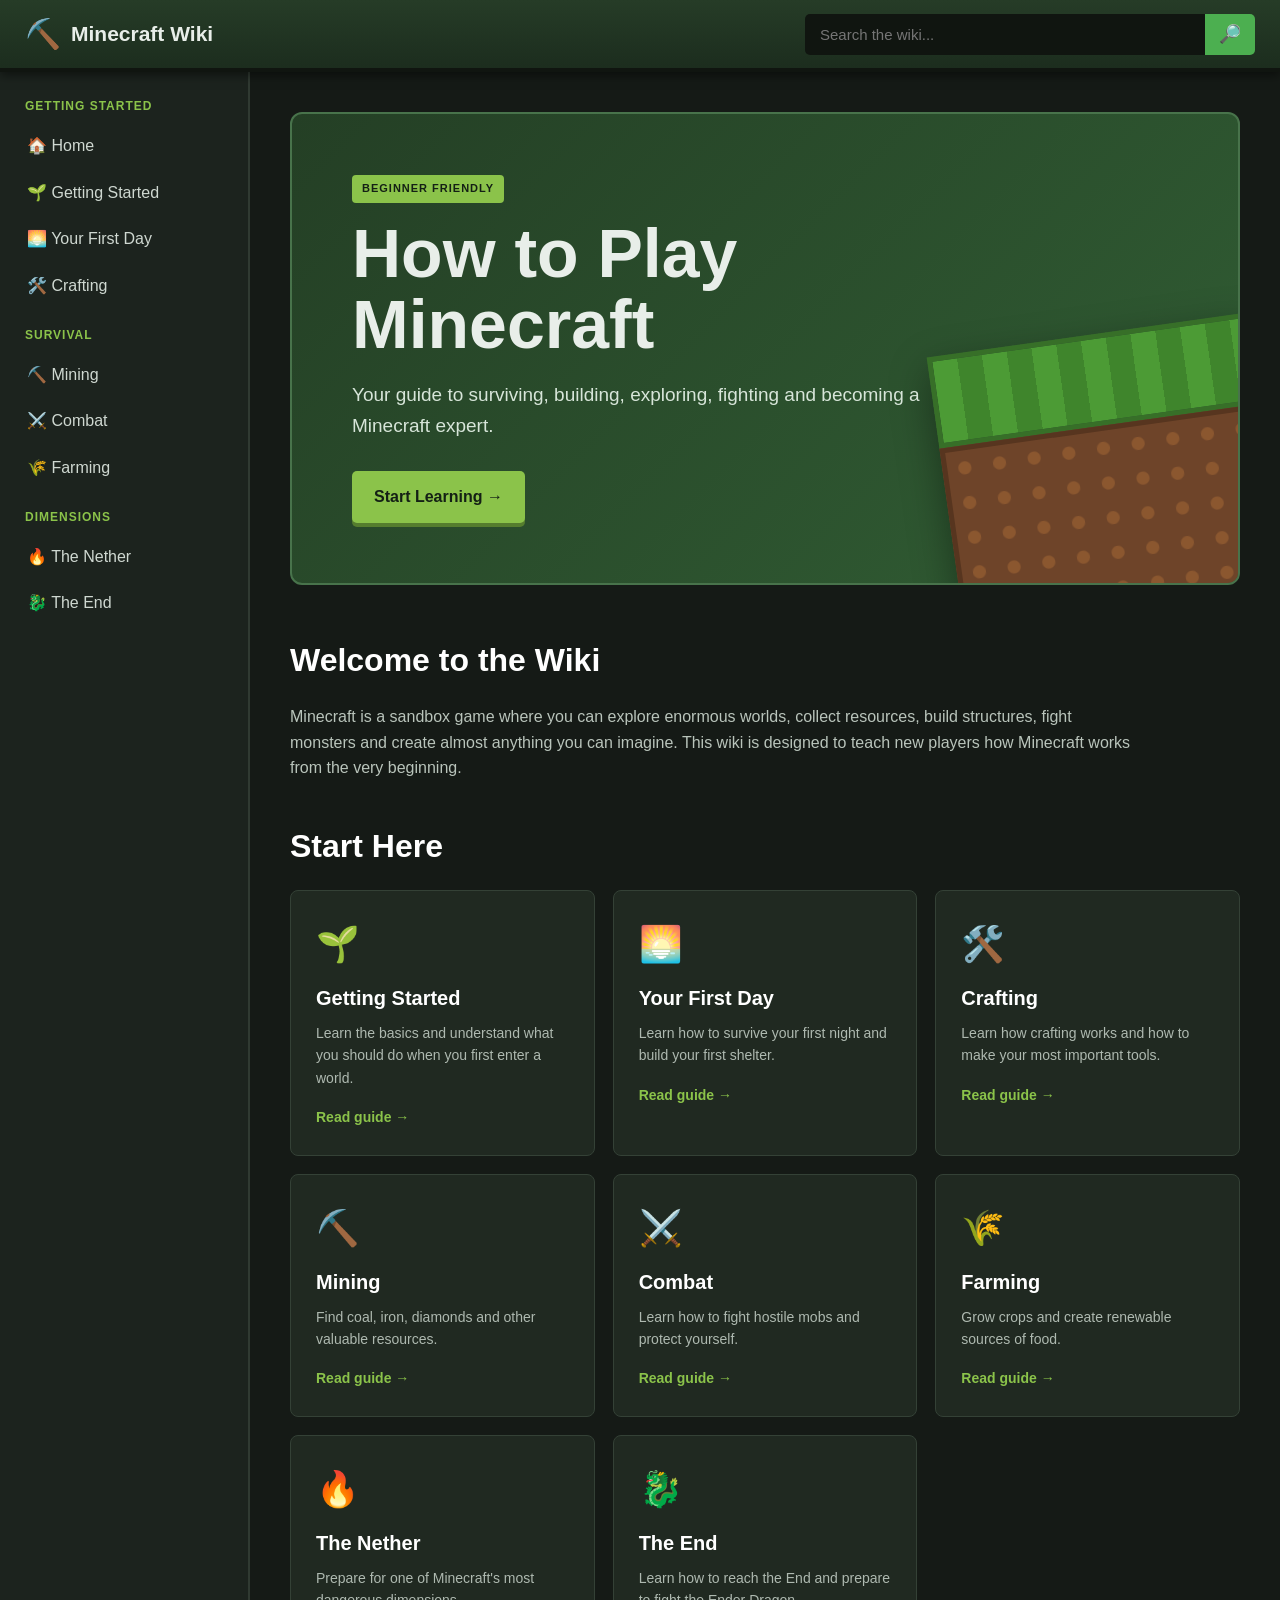
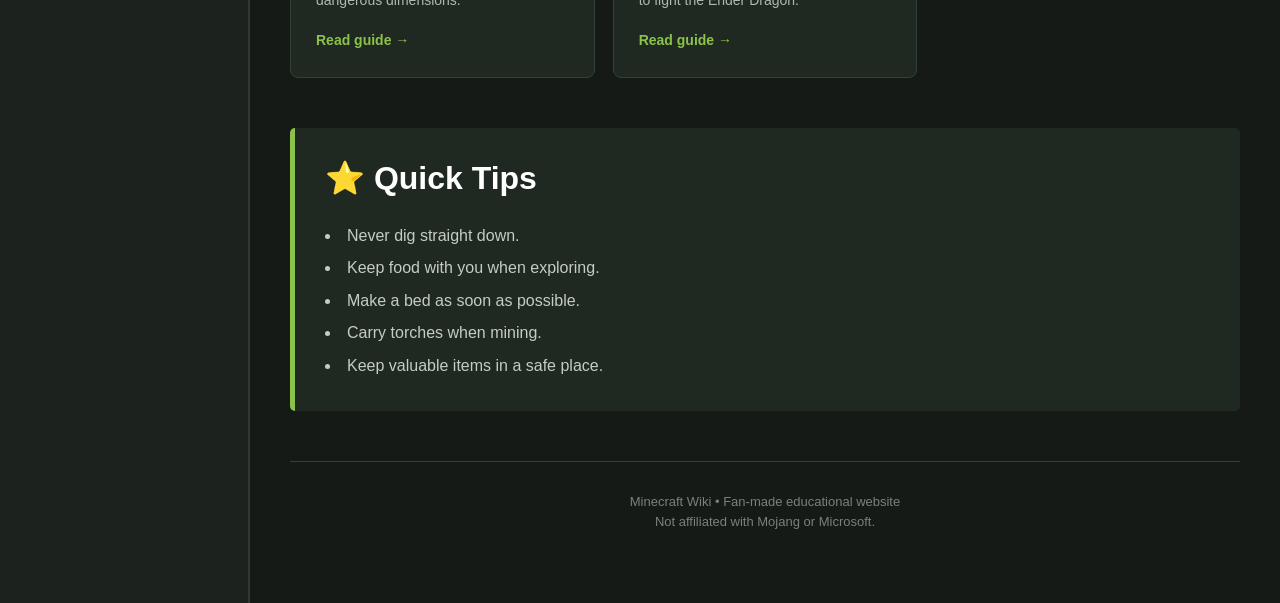
<file: index.html>
<!DOCTYPE html>
<html lang="en">
<head>
    <meta charset="UTF-8">
    <meta name="viewport" content="width=device-width, initial-scale=1.0">

    <title>Minecraft Wiki - How to Play Minecraft</title>

    <meta
        name="description"
        content="A beginner-friendly Minecraft wiki explaining survival, crafting, mining, combat, farming, the Nether, and the End."
    >

    <link rel="stylesheet" href="style.css">
</head>

<body>

<header class="topbar">

    <div class="logo">
        <span class="logo-icon">⛏️</span>
        <span>Minecraft Wiki</span>
    </div>

    <button class="mobile-menu" onclick="toggleMenu()">
        ☰
    </button>

    <div class="search-container">
        <input
            type="search"
            id="searchInput"
            placeholder="Search the wiki..."
            autocomplete="off"
        >
        <button onclick="searchWiki()">🔎</button>
    </div>

</header>


<div class="page-layout">

    <aside class="sidebar" id="sidebar">

        <nav>

            <h3>Getting Started</h3>

            <a href="index.html">🏠 Home</a>

            <a href="articles/getting-started.html">
                🌱 Getting Started
            </a>

            <a href="articles/first-day.html">
                🌅 Your First Day
            </a>

            <a href="articles/crafting.html">
                🛠️ Crafting
            </a>


            <h3>Survival</h3>

            <a href="articles/mining.html">
                ⛏️ Mining
            </a>

            <a href="articles/combat.html">
                ⚔️ Combat
            </a>

            <a href="articles/farming.html">
                🌾 Farming
            </a>


            <h3>Dimensions</h3>

            <a href="articles/nether.html">
                🔥 The Nether
            </a>

            <a href="articles/end.html">
                🐉 The End
            </a>

        </nav>

    </aside>


    <main class="content">

        <section class="hero">

            <div class="hero-text">

                <div class="badge">
                    BEGINNER FRIENDLY
                </div>

                <h1>
                    How to Play Minecraft
                </h1>

                <p>
                    Your guide to surviving, building, exploring,
                    fighting and becoming a Minecraft expert.
                </p>

                <a
                    class="button"
                    href="articles/getting-started.html"
                >
                    Start Learning →
                </a>

            </div>

            <div class="hero-block">
                <div class="grass-top"></div>
                <div class="dirt"></div>
            </div>

        </section>


        <section>

            <h2>Welcome to the Wiki</h2>

            <p class="intro">

                Minecraft is a sandbox game where you can explore
                enormous worlds, collect resources, build structures,
                fight monsters and create almost anything you can imagine.

                This wiki is designed to teach new players how Minecraft
                works from the very beginning.

            </p>

        </section>


        <section>

            <h2>Start Here</h2>

            <div class="card-grid">


                <a
                    class="card"
                    href="articles/getting-started.html"
                >

                    <div class="card-icon">
                        🌱
                    </div>

                    <h3>
                        Getting Started
                    </h3>

                    <p>
                        Learn the basics and understand what
                        you should do when you first enter a world.
                    </p>

                    <span>
                        Read guide →
                    </span>

                </a>


                <a
                    class="card"
                    href="articles/first-day.html"
                >

                    <div class="card-icon">
                        🌅
                    </div>

                    <h3>
                        Your First Day
                    </h3>

                    <p>
                        Learn how to survive your first night
                        and build your first shelter.
                    </p>

                    <span>
                        Read guide →
                    </span>

                </a>


                <a
                    class="card"
                    href="articles/crafting.html"
                >

                    <div class="card-icon">
                        🛠️
                    </div>

                    <h3>
                        Crafting
                    </h3>

                    <p>
                        Learn how crafting works and how to
                        make your most important tools.
                    </p>

                    <span>
                        Read guide →
                    </span>

                </a>


                <a
                    class="card"
                    href="articles/mining.html"
                >

                    <div class="card-icon">
                        ⛏️
                    </div>

                    <h3>
                        Mining
                    </h3>

                    <p>
                        Find coal, iron, diamonds and other
                        valuable resources.
                    </p>

                    <span>
                        Read guide →
                    </span>

                </a>


                <a
                    class="card"
                    href="articles/combat.html"
                >

                    <div class="card-icon">
                        ⚔️
                    </div>

                    <h3>
                        Combat
                    </h3>

                    <p>
                        Learn how to fight hostile mobs and
                        protect yourself.
                    </p>

                    <span>
                        Read guide →
                    </span>

                </a>


                <a
                    class="card"
                    href="articles/farming.html"
                >

                    <div class="card-icon">
                        🌾
                    </div>

                    <h3>
                        Farming
                    </h3>

                    <p>
                        Grow crops and create renewable sources
                        of food.
                    </p>

                    <span>
                        Read guide →
                    </span>

                </a>


                <a
                    class="card"
                    href="articles/nether.html"
                >

                    <div class="card-icon">
                        🔥
                    </div>

                    <h3>
                        The Nether
                    </h3>

                    <p>
                        Prepare for one of Minecraft's most
                        dangerous dimensions.
                    </p>

                    <span>
                        Read guide →
                    </span>

                </a>


                <a
                    class="card"
                    href="articles/end.html"
                >

                    <div class="card-icon">
                        🐉
                    </div>

                    <h3>
                        The End
                    </h3>

                    <p>
                        Learn how to reach the End and
                        prepare to fight the Ender Dragon.
                    </p>

                    <span>
                        Read guide →
                    </span>

                </a>

            </div>

        </section>


        <section class="tips">

            <h2>⭐ Quick Tips</h2>

            <ul>

                <li>
                    Never dig straight down.
                </li>

                <li>
                    Keep food with you when exploring.
                </li>

                <li>
                    Make a bed as soon as possible.
                </li>

                <li>
                    Carry torches when mining.
                </li>

                <li>
                    Keep valuable items in a safe place.
                </li>

            </ul>

        </section>


        <footer>

            <p>
                Minecraft Wiki • Fan-made educational website
            </p>

            <p>
                Not affiliated with Mojang or Microsoft.
            </p>

        </footer>

    </main>

</div>


<script src="script.js"></script>

</body>
</html>
</file>
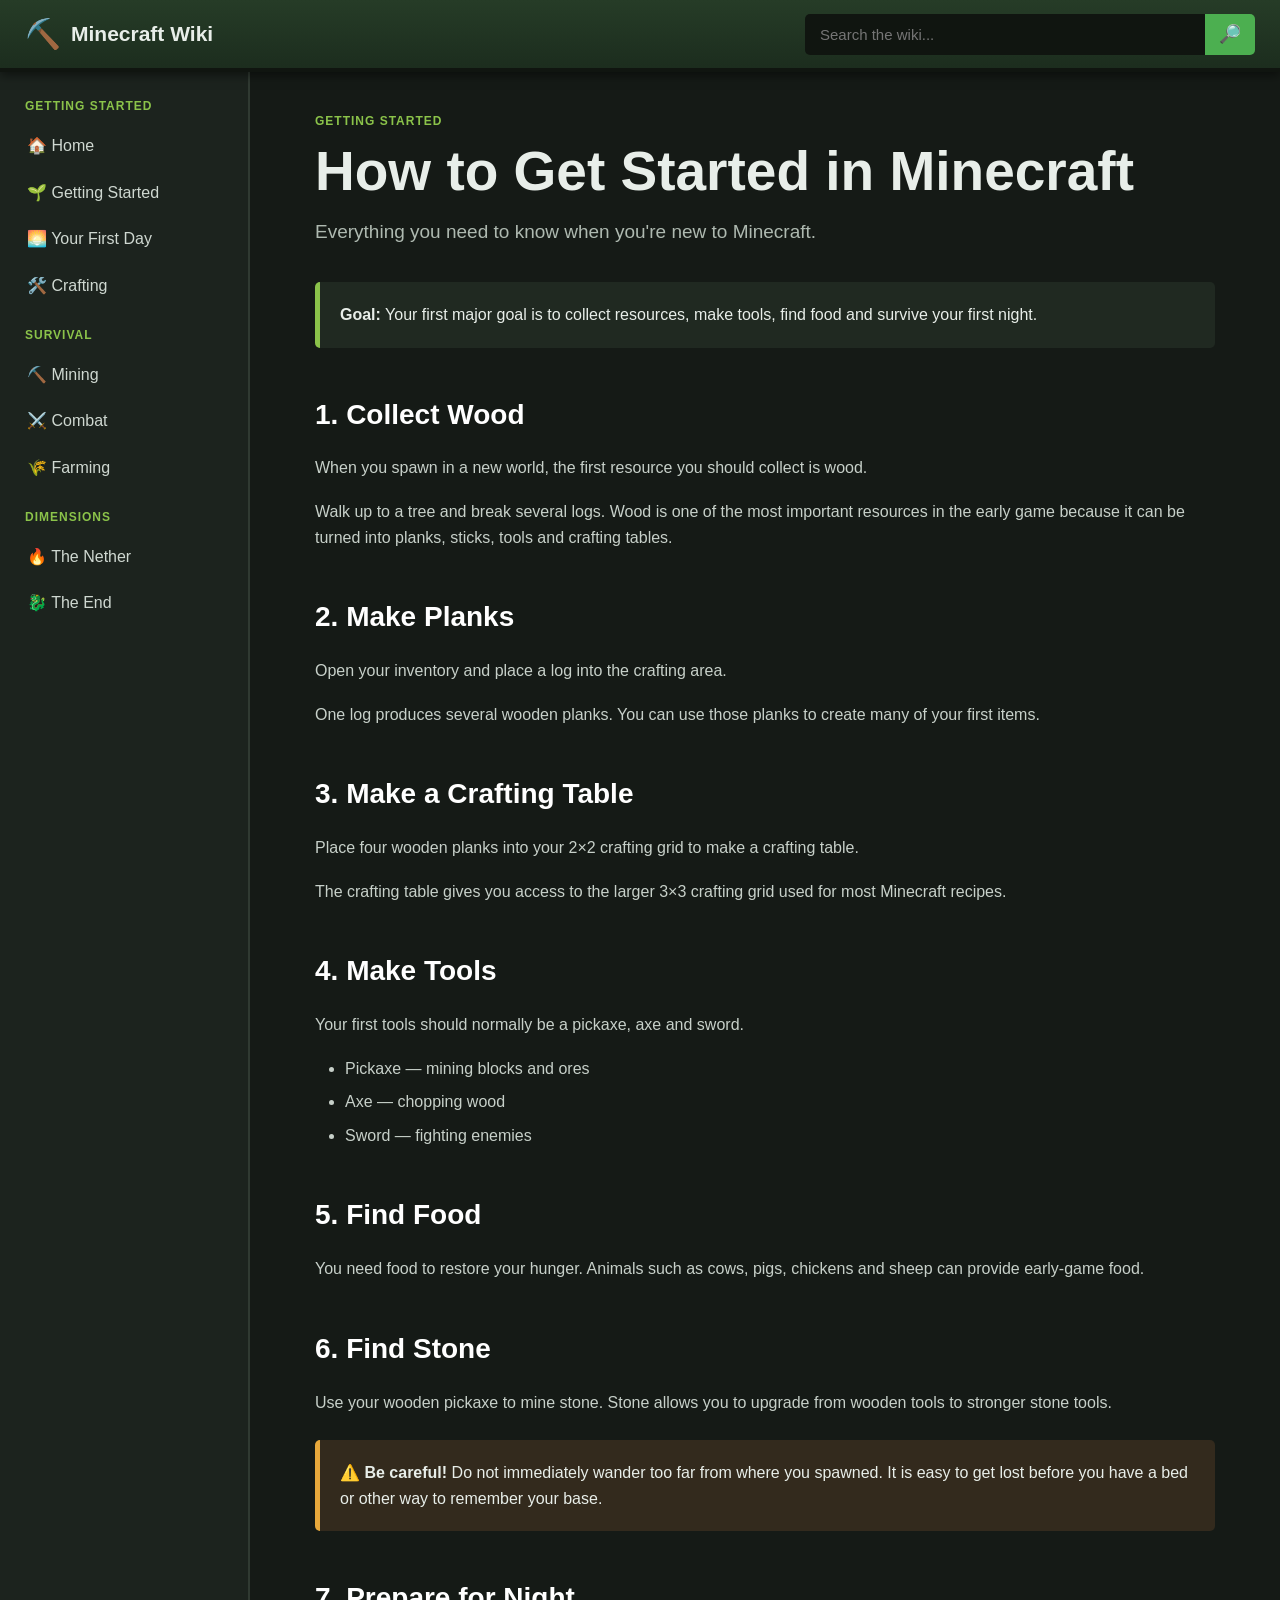
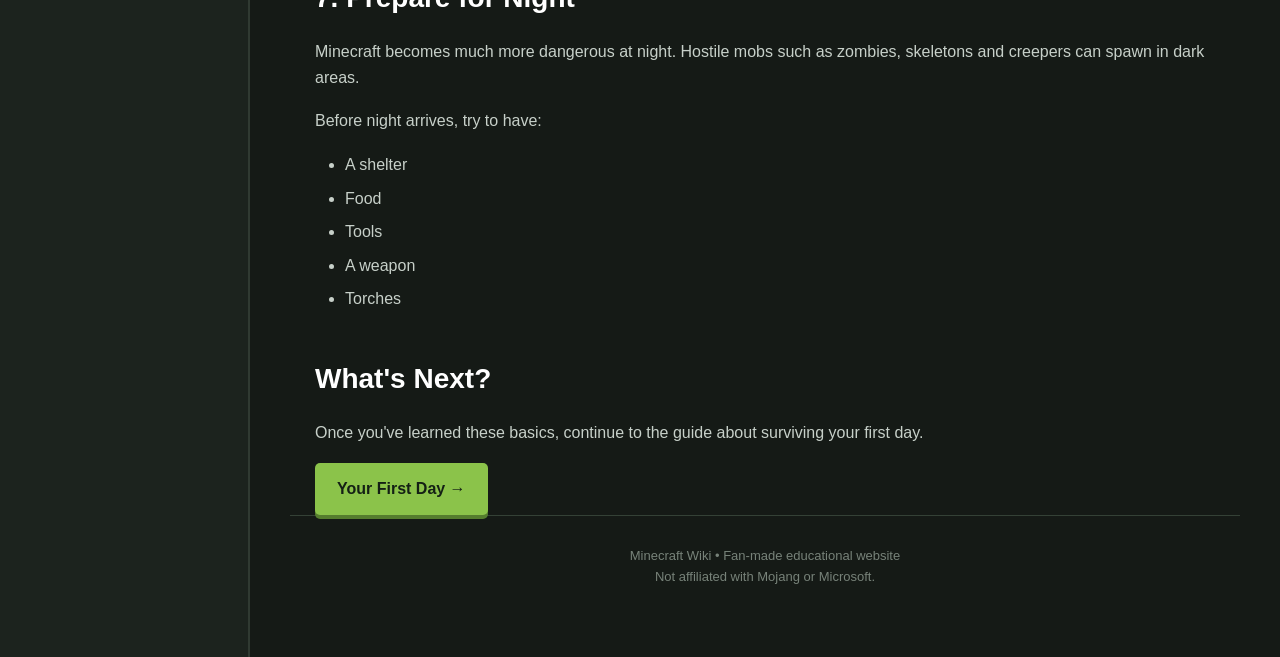
<file: articles/getting-started.html>
<!DOCTYPE html>
<html lang="en">

<head>

    <meta charset="UTF-8">

    <meta
        name="viewport"
        content="width=device-width, initial-scale=1.0"
    >

    <title>Getting Started - Minecraft Wiki</title>

    <link rel="stylesheet" href="../style.css">

</head>


<body>


<header class="topbar">

    <div class="logo">
        <span class="logo-icon">⛏️</span>
        <span>Minecraft Wiki</span>
    </div>

    <button class="mobile-menu" onclick="toggleMenu()">
        ☰
    </button>

    <div class="search-container">

        <input
            type="search"
            id="searchInput"
            placeholder="Search the wiki..."
        >

        <button onclick="searchWiki()">
            🔎
        </button>

    </div>

</header>


<div class="page-layout">


<aside class="sidebar" id="sidebar">

<nav>

<h3>Getting Started</h3>

<a href="../index.html">🏠 Home</a>

<a href="getting-started.html">🌱 Getting Started</a>

<a href="first-day.html">🌅 Your First Day</a>

<a href="crafting.html">🛠️ Crafting</a>


<h3>Survival</h3>

<a href="mining.html">⛏️ Mining</a>

<a href="combat.html">⚔️ Combat</a>

<a href="farming.html">🌾 Farming</a>


<h3>Dimensions</h3>

<a href="nether.html">🔥 The Nether</a>

<a href="end.html">🐉 The End</a>

</nav>

</aside>


<main class="content">


<article class="article">


<header class="article-header">

<div class="category">
Getting Started
</div>

<h1>
How to Get Started in Minecraft
</h1>

<p class="lead">
Everything you need to know when you're new to Minecraft.
</p>

</header>


<div class="info-box">

<strong>Goal:</strong>

Your first major goal is to collect resources,
make tools, find food and survive your first night.

</div>


<h2>1. Collect Wood</h2>

<p>
When you spawn in a new world, the first resource
you should collect is wood.
</p>

<p>
Walk up to a tree and break several logs.
Wood is one of the most important resources in
the early game because it can be turned into
planks, sticks, tools and crafting tables.
</p>


<h2>2. Make Planks</h2>

<p>
Open your inventory and place a log into the
crafting area.
</p>

<p>
One log produces several wooden planks.
You can use those planks to create many of your
first items.
</p>


<h2>3. Make a Crafting Table</h2>

<p>
Place four wooden planks into your 2×2 crafting
grid to make a crafting table.
</p>

<p>
The crafting table gives you access to the larger
3×3 crafting grid used for most Minecraft recipes.
</p>


<h2>4. Make Tools</h2>

<p>
Your first tools should normally be a pickaxe,
axe and sword.
</p>

<ul>

<li>Pickaxe — mining blocks and ores</li>

<li>Axe — chopping wood</li>

<li>Sword — fighting enemies</li>

</ul>


<h2>5. Find Food</h2>

<p>
You need food to restore your hunger.
Animals such as cows, pigs, chickens and sheep
can provide early-game food.
</p>


<h2>6. Find Stone</h2>

<p>
Use your wooden pickaxe to mine stone.
Stone allows you to upgrade from wooden tools
to stronger stone tools.
</p>


<div class="warning-box">

<strong>⚠️ Be careful!</strong>

Do not immediately wander too far from where
you spawned. It is easy to get lost before you
have a bed or other way to remember your base.

</div>


<h2>7. Prepare for Night</h2>

<p>
Minecraft becomes much more dangerous at night.
Hostile mobs such as zombies, skeletons and
creepers can spawn in dark areas.
</p>

<p>
Before night arrives, try to have:
</p>

<ul>

<li>A shelter</li>

<li>Food</li>

<li>Tools</li>

<li>A weapon</li>

<li>Torches</li>

</ul>


<h2>What's Next?</h2>

<p>
Once you've learned these basics, continue to
the guide about surviving your first day.
</p>

<a
    class="button"
    href="first-day.html"
>
    Your First Day →
</a>


</article>


<footer>

<p>
Minecraft Wiki • Fan-made educational website
</p>

<p>
Not affiliated with Mojang or Microsoft.
</p>

</footer>


</main>

</div>


<script src="../script.js"></script>

</body>

</html>
</file>
<file: style.css>
/* =========================================
   MINECRAFT WIKI
   Main stylesheet
========================================= */


/* ---------- RESET ---------- */

* {
    box-sizing: border-box;
    margin: 0;
    padding: 0;
}


html {
    scroll-behavior: smooth;
}


body {
    font-family:
        Arial,
        Helvetica,
        sans-serif;

    background: #151a16;
    color: #e8eee9;

    line-height: 1.6;
}


/* ---------- TOP BAR ---------- */

.topbar {

    height: 72px;

    background:
        linear-gradient(
            180deg,
            #263c27,
            #1c2d1e
        );

    border-bottom: 4px solid #101510;

    display: flex;

    align-items: center;

    gap: 30px;

    padding: 0 25px;

    position: sticky;

    top: 0;

    z-index: 1000;

    box-shadow:
        0 3px 10px rgba(0,0,0,.5);

}


.logo {

    display: flex;

    align-items: center;

    gap: 10px;

    font-size: 21px;

    font-weight: 900;

    white-space: nowrap;

}


.logo-icon {

    font-size: 29px;

}


/* ---------- SEARCH ---------- */

.search-container {

    display: flex;

    margin-left: auto;

    max-width: 450px;

    width: 100%;

}


.search-container input {

    flex: 1;

    padding: 12px 15px;

    border: none;

    outline: none;

    background: #101510;

    color: white;

    border-radius:
        5px 0 0 5px;

    font-size: 15px;

}


.search-container button {

    width: 50px;

    border: none;

    background: #4caf50;

    cursor: pointer;

    border-radius:
        0 5px 5px 0;

    font-size: 18px;

}


.search-container button:hover {

    background: #65c96a;

}


/* ---------- LAYOUT ---------- */

.page-layout {

    display: flex;

    min-height: calc(100vh - 72px);

}


/* ---------- SIDEBAR ---------- */

.sidebar {

    width: 250px;

    background: #1c231e;

    border-right: 2px solid #303a32;

    flex-shrink: 0;

}


.sidebar nav {

    padding: 25px 15px;

    position: sticky;

    top: 72px;

}


.sidebar h3 {

    color: #8bc34a;

    text-transform: uppercase;

    font-size: 12px;

    letter-spacing: 1px;

    margin:

        18px 10px

        8px;

}


.sidebar h3:first-child {

    margin-top: 0;

}


.sidebar a {

    display: block;

    padding: 9px 12px;

    margin-bottom: 3px;

    color: #cfd8d1;

    text-decoration: none;

    border-radius: 5px;

    transition:
        background .2s,
        color .2s;

}


.sidebar a:hover {

    background: #304733;

    color: white;

}


/* ---------- CONTENT ---------- */

.content {

    width: 100%;

    max-width: 1250px;

    margin: auto;

    padding: 40px;

}


/* ---------- HERO ---------- */

.hero {

    min-height: 380px;

    background:

        linear-gradient(
            135deg,
            #243f25,
            #315e34
        );

    border: 2px solid #48734b;

    border-radius: 12px;

    overflow: hidden;

    display: flex;

    align-items: center;

    position: relative;

    margin-bottom: 50px;

}


.hero-text {

    padding: 60px;

    max-width: 720px;

    position: relative;

    z-index: 2;

}


.badge {

    display: inline-block;

    background: #8bc34a;

    color: #142015;

    padding: 5px 10px;

    border-radius: 4px;

    font-size: 11px;

    font-weight: 900;

    letter-spacing: 1px;

    margin-bottom: 15px;

}


.hero h1 {

    font-size:
        clamp(40px, 6vw, 68px);

    line-height: 1.05;

    margin-bottom: 20px;

}


.hero p {

    font-size: 19px;

    color: #d7e5d9;

    max-width: 600px;

    margin-bottom: 30px;

}


/* ---------- BLOCK DECORATION ---------- */

.hero-block {

    position: absolute;

    right: -40px;

    bottom: -80px;

    width: 330px;

    height: 330px;

    transform:
        rotate(-8deg);

    box-shadow:
        0 15px 40px rgba(0,0,0,.4);

}


.grass-top {

    height: 28%;

    background:

        repeating-linear-gradient(
            90deg,
            #4c9b35 0 25px,
            #3f852c 25px 50px
        );

    border: 5px solid #376f28;

}


.dirt {

    height: 72%;

    background:

        radial-gradient(
            circle,
            #8b572f 0 6px,
            transparent 7px
        ),

        #6e4429;

    background-size: 35px 35px;

    border: 5px solid #57351f;

}


/* ---------- BUTTON ---------- */

.button {

    display: inline-block;

    background: #8bc34a;

    color: #142015;

    padding: 13px 22px;

    border-radius: 5px;

    text-decoration: none;

    font-weight: 900;

    box-shadow:
        0 4px 0 #557d2e;

    transition:
        transform .1s,
        background .2s;

}


.button:hover {

    background: #a4df60;

    transform:
        translateY(-2px);

}


/* ---------- HEADINGS ---------- */

h2 {

    font-size: 32px;

    margin-bottom: 18px;

    color: #ffffff;

}


.intro {

    color: #b9c4bb;

    max-width: 850px;

    margin-bottom: 40px;

}


/* ---------- CARDS ---------- */

.card-grid {

    display: grid;

    grid-template-columns:
        repeat(
            auto-fit,
            minmax(230px, 1fr)
        );

    gap: 18px;

    margin-bottom: 50px;

}


.card {

    background: #202921;

    border: 1px solid #344136;

    border-radius: 8px;

    padding: 25px;

    color: white;

    text-decoration: none;

    transition:
        transform .2s,
        border-color .2s,
        background .2s;

}


.card:hover {

    transform:
        translateY(-5px);

    background: #273329;

    border-color: #72a43f;

}


.card-icon {

    font-size: 35px;

    margin-bottom: 10px;

}


.card h3 {

    font-size: 20px;

    margin-bottom: 8px;

}


.card p {

    color: #aeb9b0;

    font-size: 14px;

    margin-bottom: 15px;

}


.card span {

    color: #8bc34a;

    font-size: 14px;

    font-weight: bold;

}


/* ---------- TIPS ---------- */

.tips {

    background: #202921;

    border-left:
        5px solid #8bc34a;

    padding: 25px 30px;

    margin-top: 20px;

    margin-bottom: 50px;

    border-radius: 5px;

}


.tips ul {

    list-style-position: inside;

    color: #c3ccc5;

}


.tips li {

    margin: 7px 0;

}


/* ---------- FOOTER ---------- */

footer {

    border-top: 1px solid #344136;

    padding: 30px 0;

    color: #778279;

    font-size: 13px;

    text-align: center;

}


/* ---------- MOBILE MENU ---------- */

.mobile-menu {

    display: none;

    background: transparent;

    color: white;

    border: none;

    font-size: 25px;

    cursor: pointer;

}


/* ---------- ARTICLE PAGES ---------- */

.article {

    max-width: 900px;

    margin: auto;

}


.article-header {

    margin-bottom: 35px;

}


.article-header .category {

    color: #8bc34a;

    font-weight: bold;

    text-transform: uppercase;

    font-size: 12px;

    letter-spacing: 1px;

}


.article h1 {

    font-size:
        clamp(35px, 6vw, 55px);

    line-height: 1.1;

    margin: 10px 0 15px;

}


.article .lead {

    font-size: 19px;

    color: #aeb9b0;

}


.article h2 {

    margin-top: 45px;

    font-size: 28px;

}


.article h3 {

    margin-top: 30px;

    margin-bottom: 10px;

}


.article p {

    color: #c7d0c9;

    margin-bottom: 18px;

}


.article ul,
.article ol {

    margin:

        15px 0

        25px 30px;

    color: #c7d0c9;

}


.article li {

    margin-bottom: 8px;

}


.info-box {

    background: #202921;

    border-left: 5px solid #8bc34a;

    padding: 20px;

    border-radius: 5px;

    margin: 25px 0;

}


.warning-box {

    background: #332a1d;

    border-left: 5px solid #e7a83b;

    padding: 20px;

    border-radius: 5px;

    margin: 25px 0;

}


.tip-box {

    background: #1d2d33;

    border-left: 5px solid #46a9c7;

    padding: 20px;

    border-radius: 5px;

    margin: 25px 0;

}


.article table {

    width: 100%;

    border-collapse: collapse;

    margin: 25px 0;

    background: #202921;

}


.article th {

    background: #304733;

    text-align: left;

}


.article th,
.article td {

    padding: 12px;

    border: 1px solid #3b493d;

}


.article code {

    background: #101510;

    padding: 3px 6px;

    border-radius: 3px;

    color: #a4df60;

}


/* ---------- SEARCH RESULTS ---------- */

.search-results {

    position: fixed;

    top: 72px;

    right: 25px;

    width: 400px;

    max-width: calc(100% - 40px);

    background: #202921;

    border: 1px solid #4b5d4e;

    border-radius: 7px;

    box-shadow:
        0 10px 30px rgba(0,0,0,.5);

    z-index: 2000;

    display: none;

}


.search-result {

    display: block;

    padding: 15px;

    color: white;

    text-decoration: none;

    border-bottom:
        1px solid #344136;

}


.search-result:hover {

    background: #304733;

}


/* ---------- RESPONSIVE ---------- */

@media (max-width: 800px) {

    .topbar {

        padding: 0 15px;

        gap: 10px;

    }


    .logo {

        font-size: 17px;

    }


    .search-container {

        max-width: none;

    }


    .sidebar {

        position: fixed;

        left: -260px;

        top: 72px;

        bottom: 0;

        z-index: 900;

        transition: left .25s;

        overflow-y: auto;

    }


    .sidebar.open {

        left: 0;

    }


    .mobile-menu {

        display: block;

        order: -1;

    }


    .content {

        padding: 20px;

    }


    .hero {

        min-height: 500px;

    }


    .hero-text {

        padding: 35px 25px;

    }


    .hero-block {

        opacity: .25;

        right: -100px;

    }

}


@media (max-width: 500px) {

    .search-container input {

        min-width: 0;

    }


    .hero h1 {

        font-size: 40px;

    }


    .hero p {

        font-size: 16px;

    }

}
</file>
